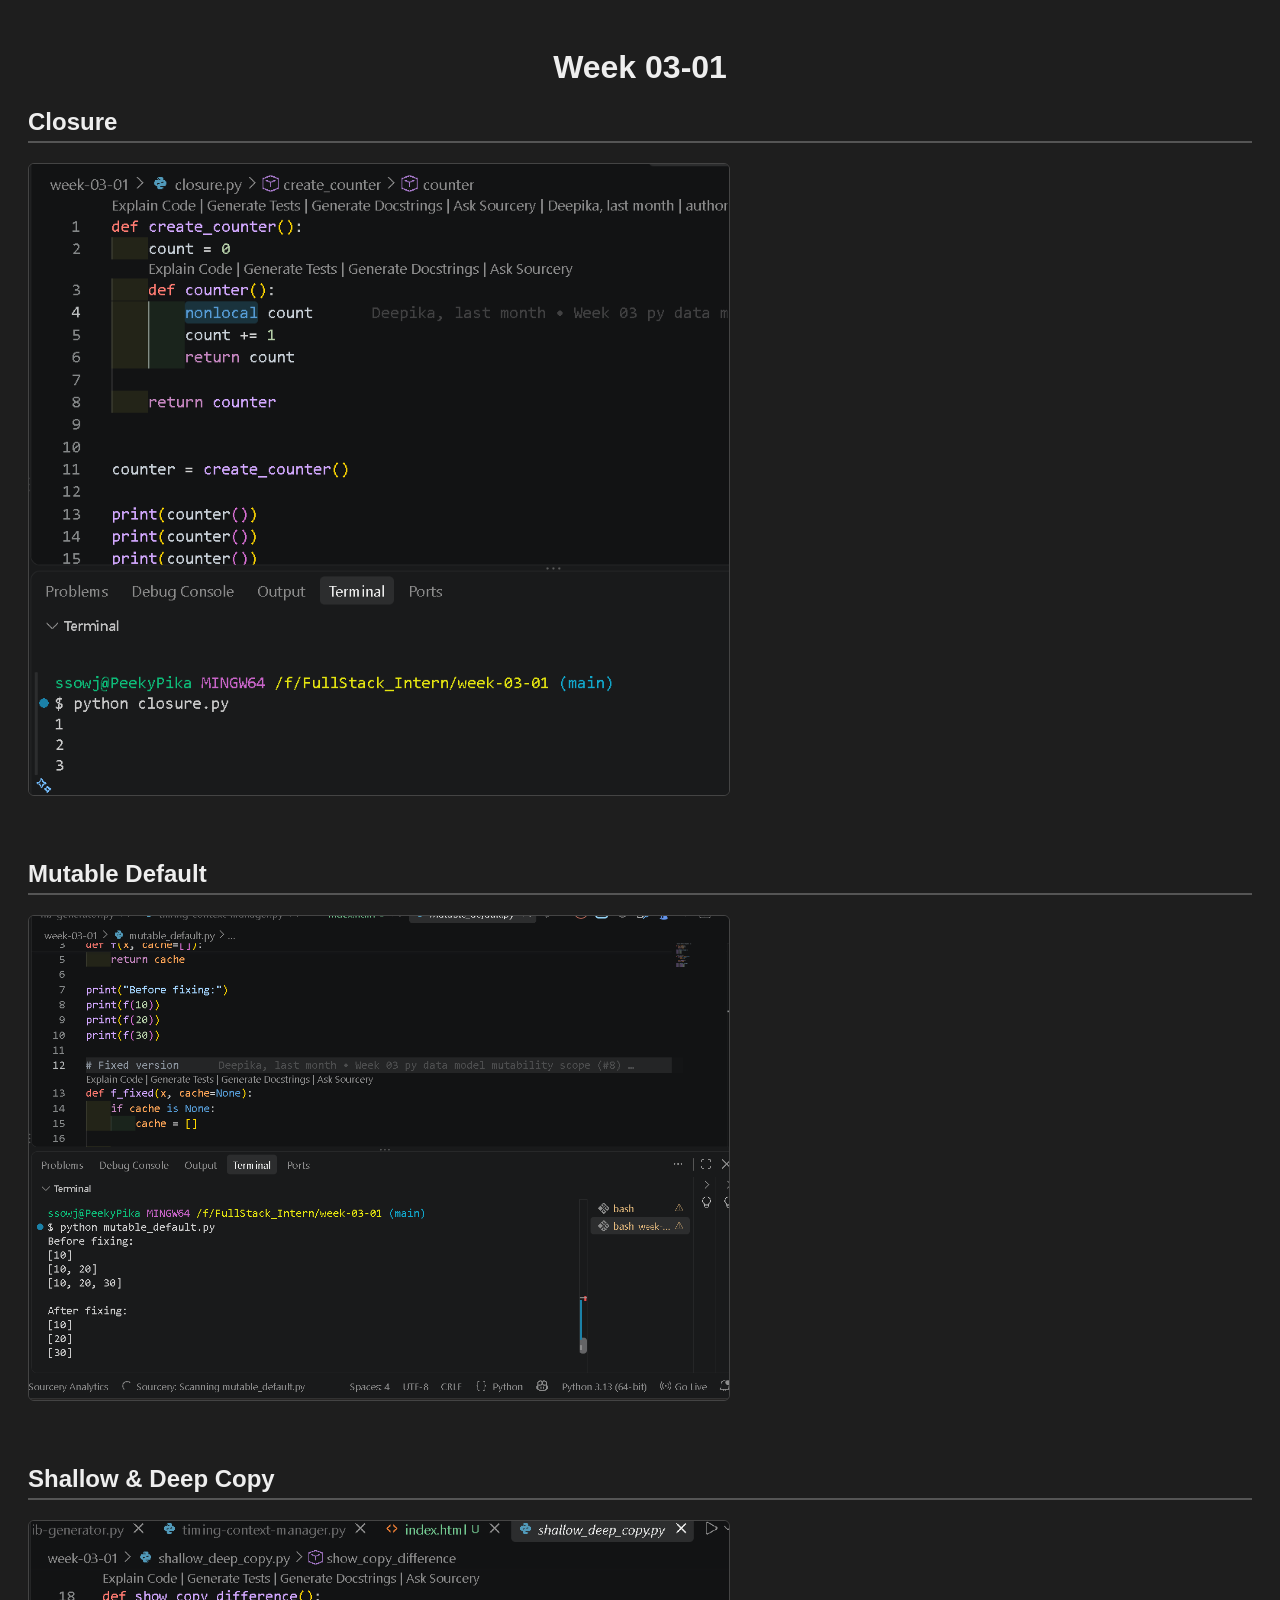
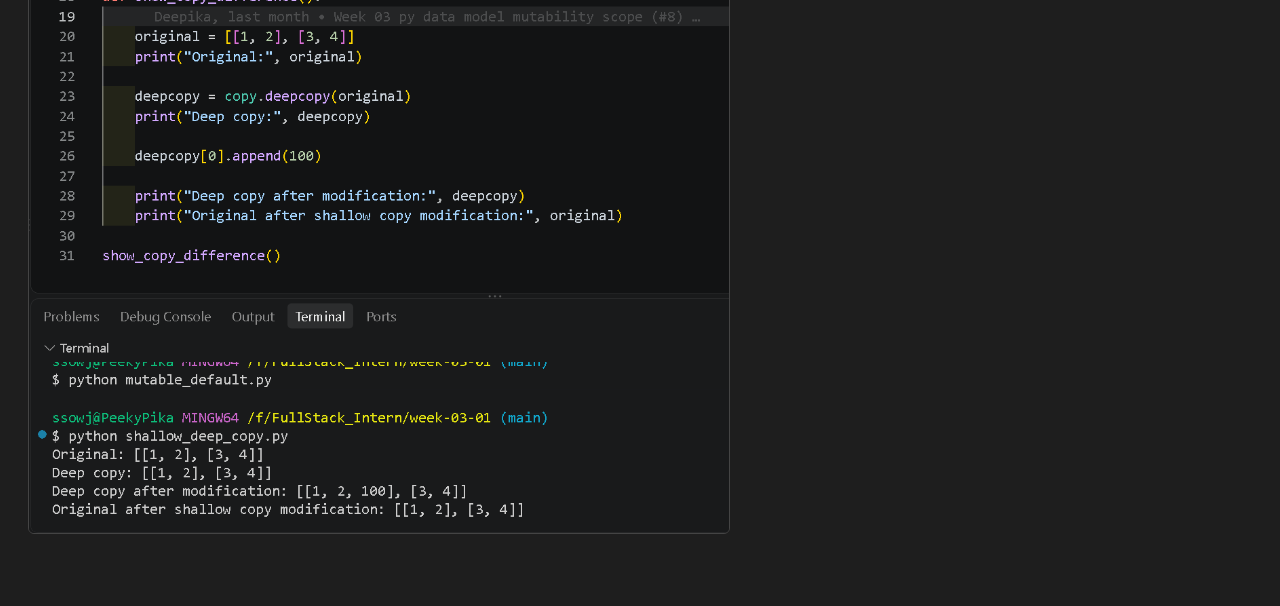
<file: week-03-01/index.html>
<!DOCTYPE html>
<html lang="en">
<head>
<meta charset="UTF-8">
<title>Week 03-01 Outputs</title>
<style>
  body { font-family: Arial, sans-serif; background: #1e1e1e; color: #eee; padding: 20px; }
  h1 { text-align: center; }
  h2 { border-bottom: 2px solid #555; padding-bottom: 5px; }
  img { max-width: 700px; width: 100%; border: 1px solid #444; border-radius: 6px; margin-bottom: 40px; }
</style>
</head>
<body>

<h1>Week 03-01</h1>

<h2>Closure</h2>
<img src="pics/closure.png" alt="Closure Output">

<h2>Mutable Default</h2>
<img src="pics/mutable.png" alt="Mutable Default Output">

<h2>Shallow & Deep Copy</h2>
<img src="pics/shallow_deep.png" alt="Shallow and Deep Copy Output">

</body>
</html>
</file>
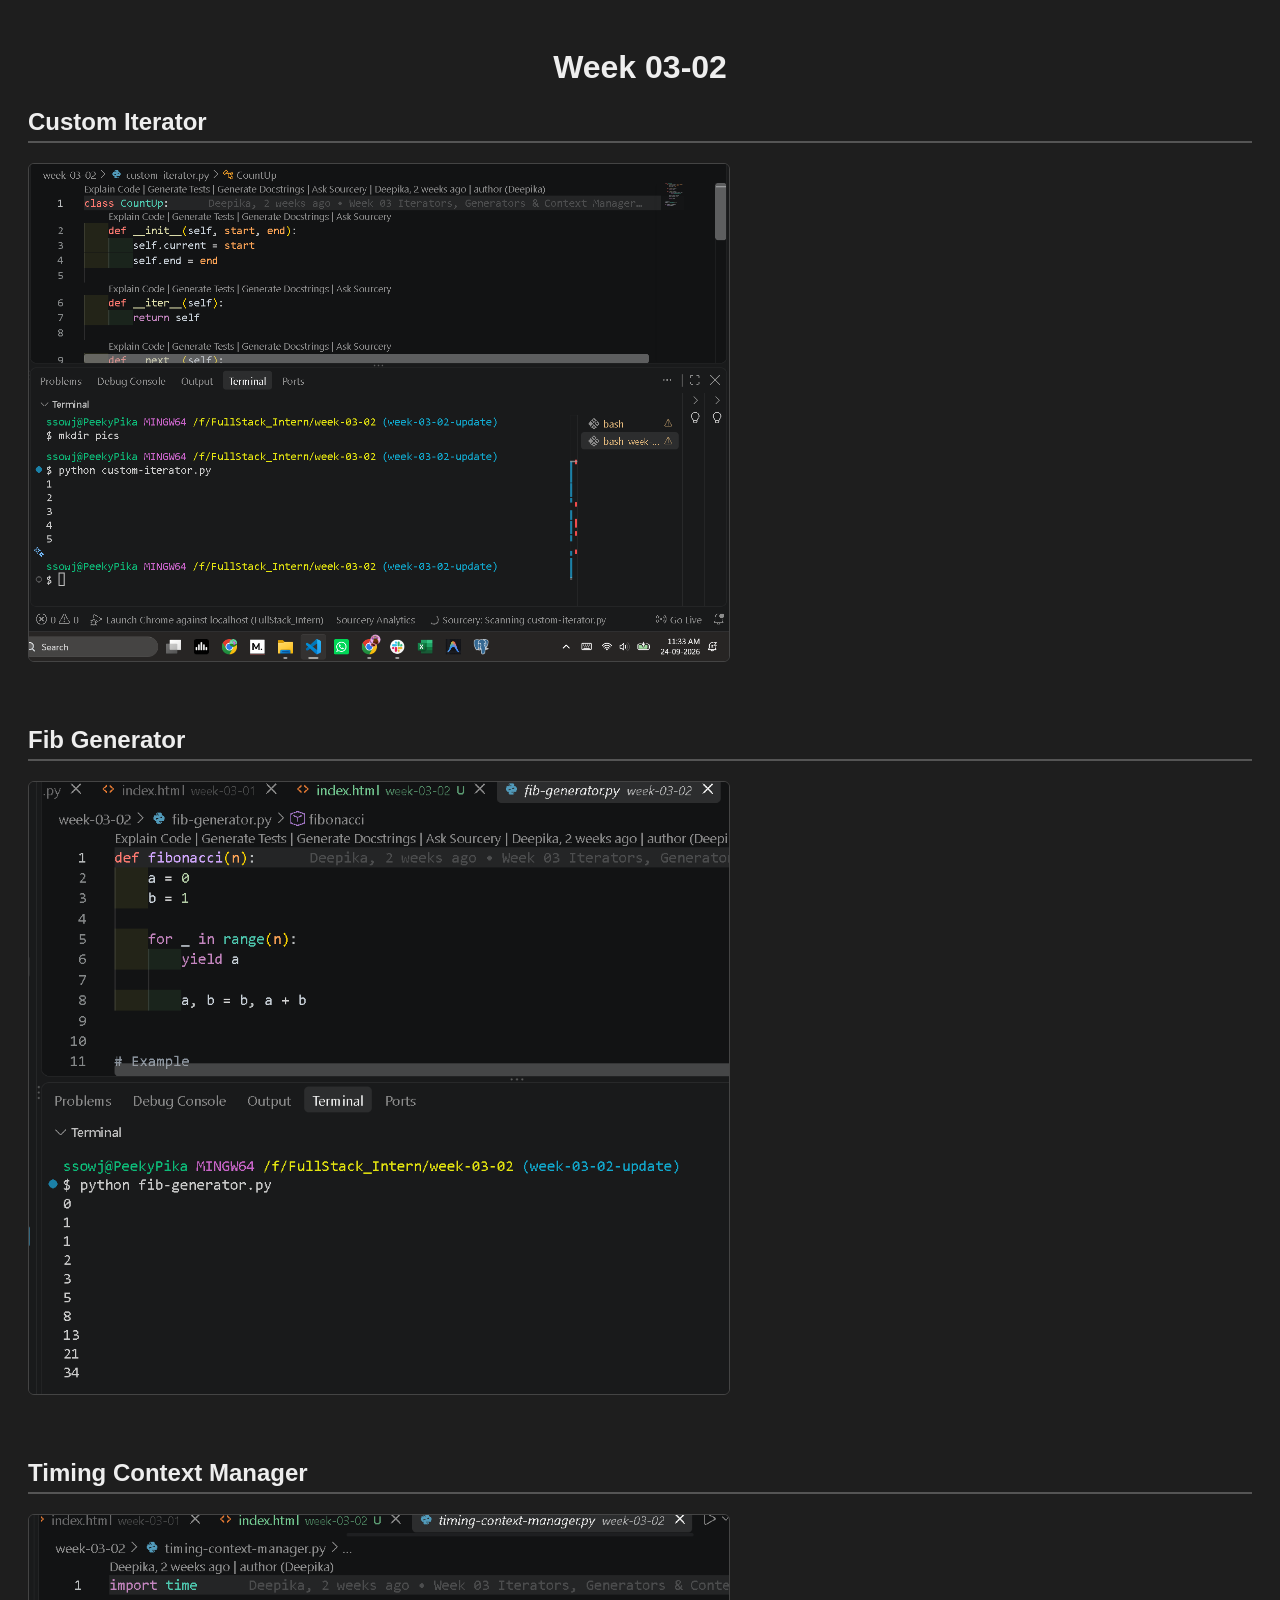
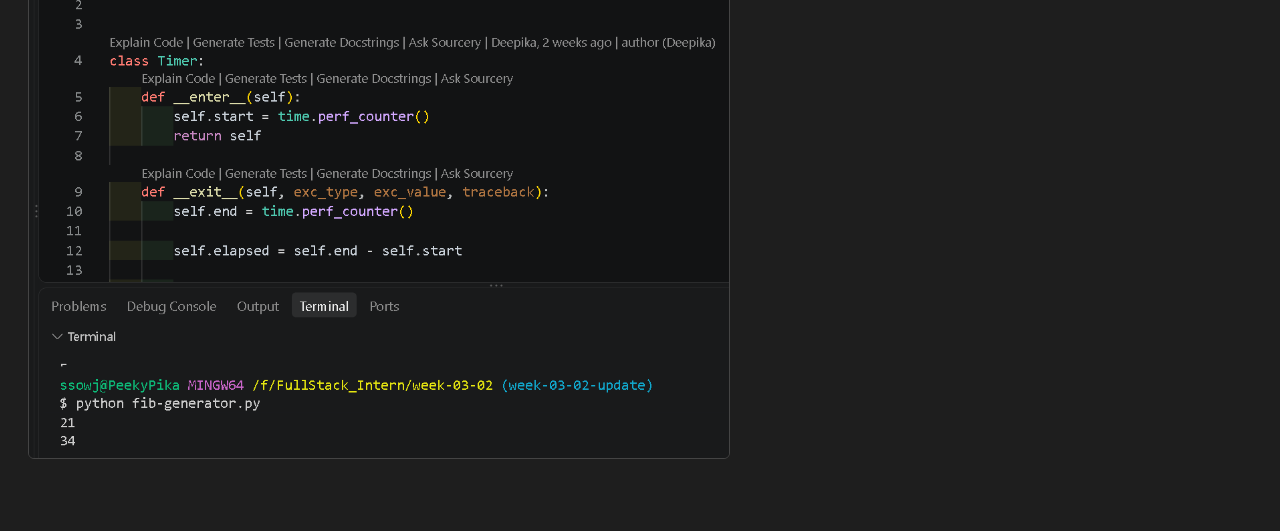
<file: week-03-02/index.html>
<!DOCTYPE html>
<html lang="en">
<head>
<meta charset="UTF-8">
<title>Week 03-02 Outputs</title>
<style>
  body { font-family: Arial, sans-serif; background: #1e1e1e; color: #eee; padding: 20px; }
  h1 { text-align: center; }
  h2 { border-bottom: 2px solid #555; padding-bottom: 5px; }
  img { max-width: 700px; width: 100%; border: 1px solid #444; border-radius: 6px; margin-bottom: 40px; }
</style>
</head>
<body>

<h1>Week 03-02</h1>

<h2>Custom Iterator</h2>
<img src="pics/iterator.png" alt="Custom Iterator Output">

<h2>Fib Generator</h2>
<img src="pics/fib-generator.png" alt="Fib Generator Output">

<h2>Timing Context Manager</h2>
<img src="pics/timing-context.png" alt="Timing Context Manager Output">

</body>
</html>
</file>
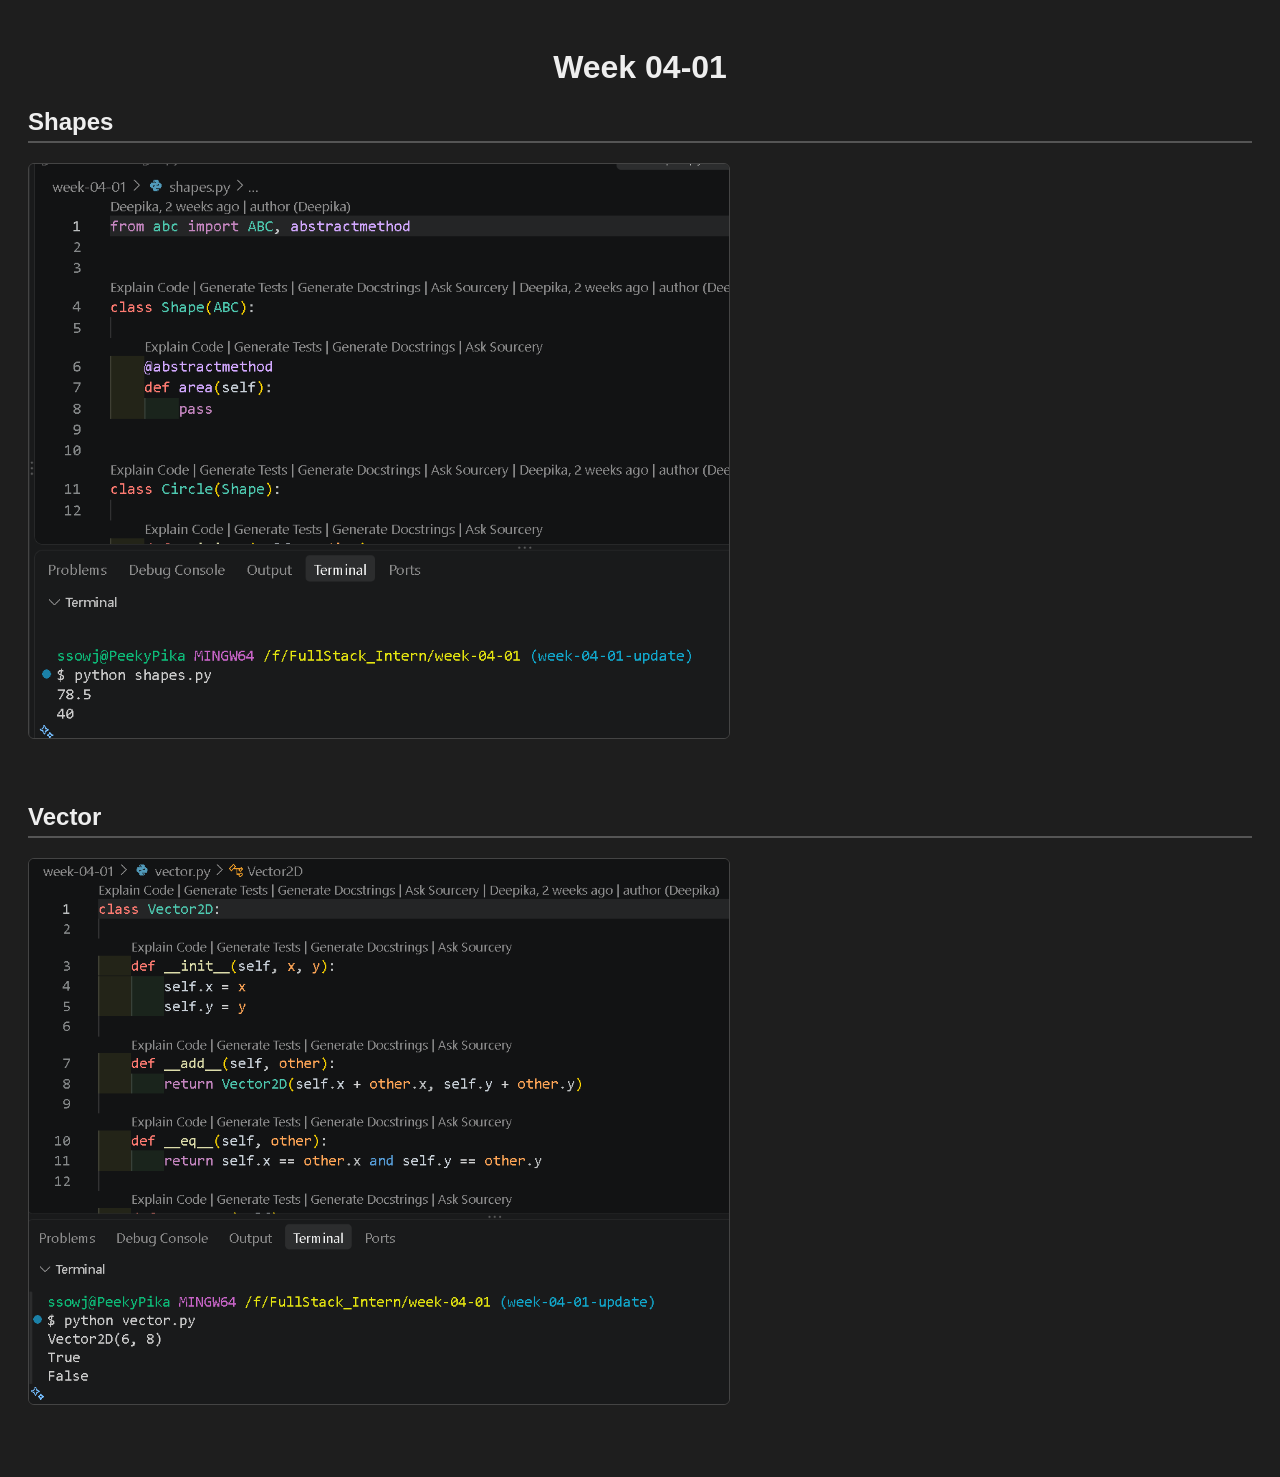
<file: week-04-01/index.html>
<!DOCTYPE html>
<html lang="en">
<head>
<meta charset="UTF-8">
<title>Week 04-01 Outputs</title>
<style>
  body { font-family: Arial, sans-serif; background: #1e1e1e; color: #eee; padding: 20px; }
  h1 { text-align: center; }
  h2 { border-bottom: 2px solid #555; padding-bottom: 5px; }
  img { max-width: 700px; width: 100%; border: 1px solid #444; border-radius: 6px; margin-bottom: 40px; }
</style>
</head>
<body>

<h1>Week 04-01</h1>

<h2>Shapes</h2>
<img src="screenshots/shapes.png" alt="Shapes Output">

<h2>Vector</h2>
<img src="screenshots/vector.png" alt="Vector Output">

</body>
</html>
</file>
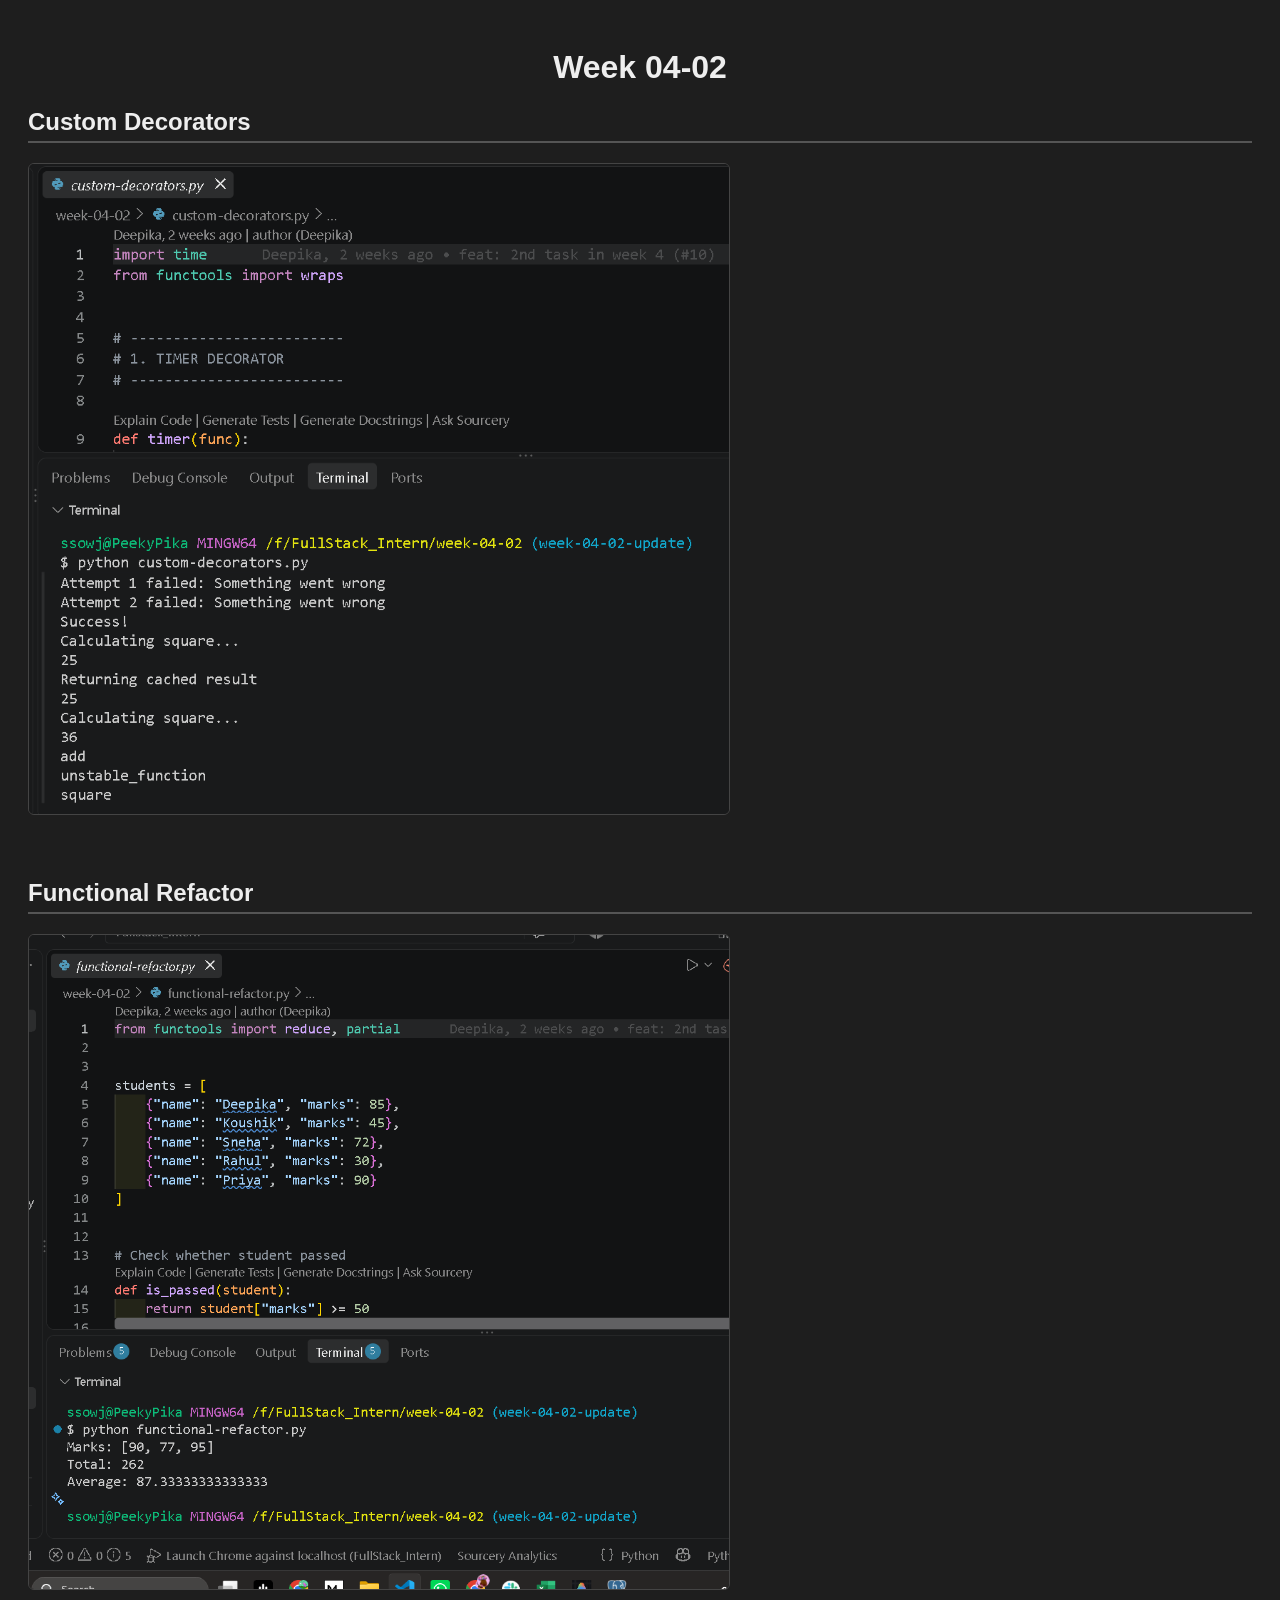
<file: week-04-02/index.html>
<!DOCTYPE html>
<html lang="en">
<head>
<meta charset="UTF-8">
<title>Week 04-02 Outputs</title>
<style>
  body { font-family: Arial, sans-serif; background: #1e1e1e; color: #eee; padding: 20px; }
  h1 { text-align: center; }
  h2 { border-bottom: 2px solid #555; padding-bottom: 5px; }
  img { max-width: 700px; width: 100%; border: 1px solid #444; border-radius: 6px; margin-bottom: 40px; }
</style>
</head>
<body>

<h1>Week 04-02</h1>

<h2>Custom Decorators</h2>
<img src="screenshots/custom-decorators.png" alt="Custom Decorators Output">

<h2>Functional Refactor</h2>
<img src="screenshots/functional-refactor.png" alt="Functional Refactor Output">

</body>
</html>
</file>
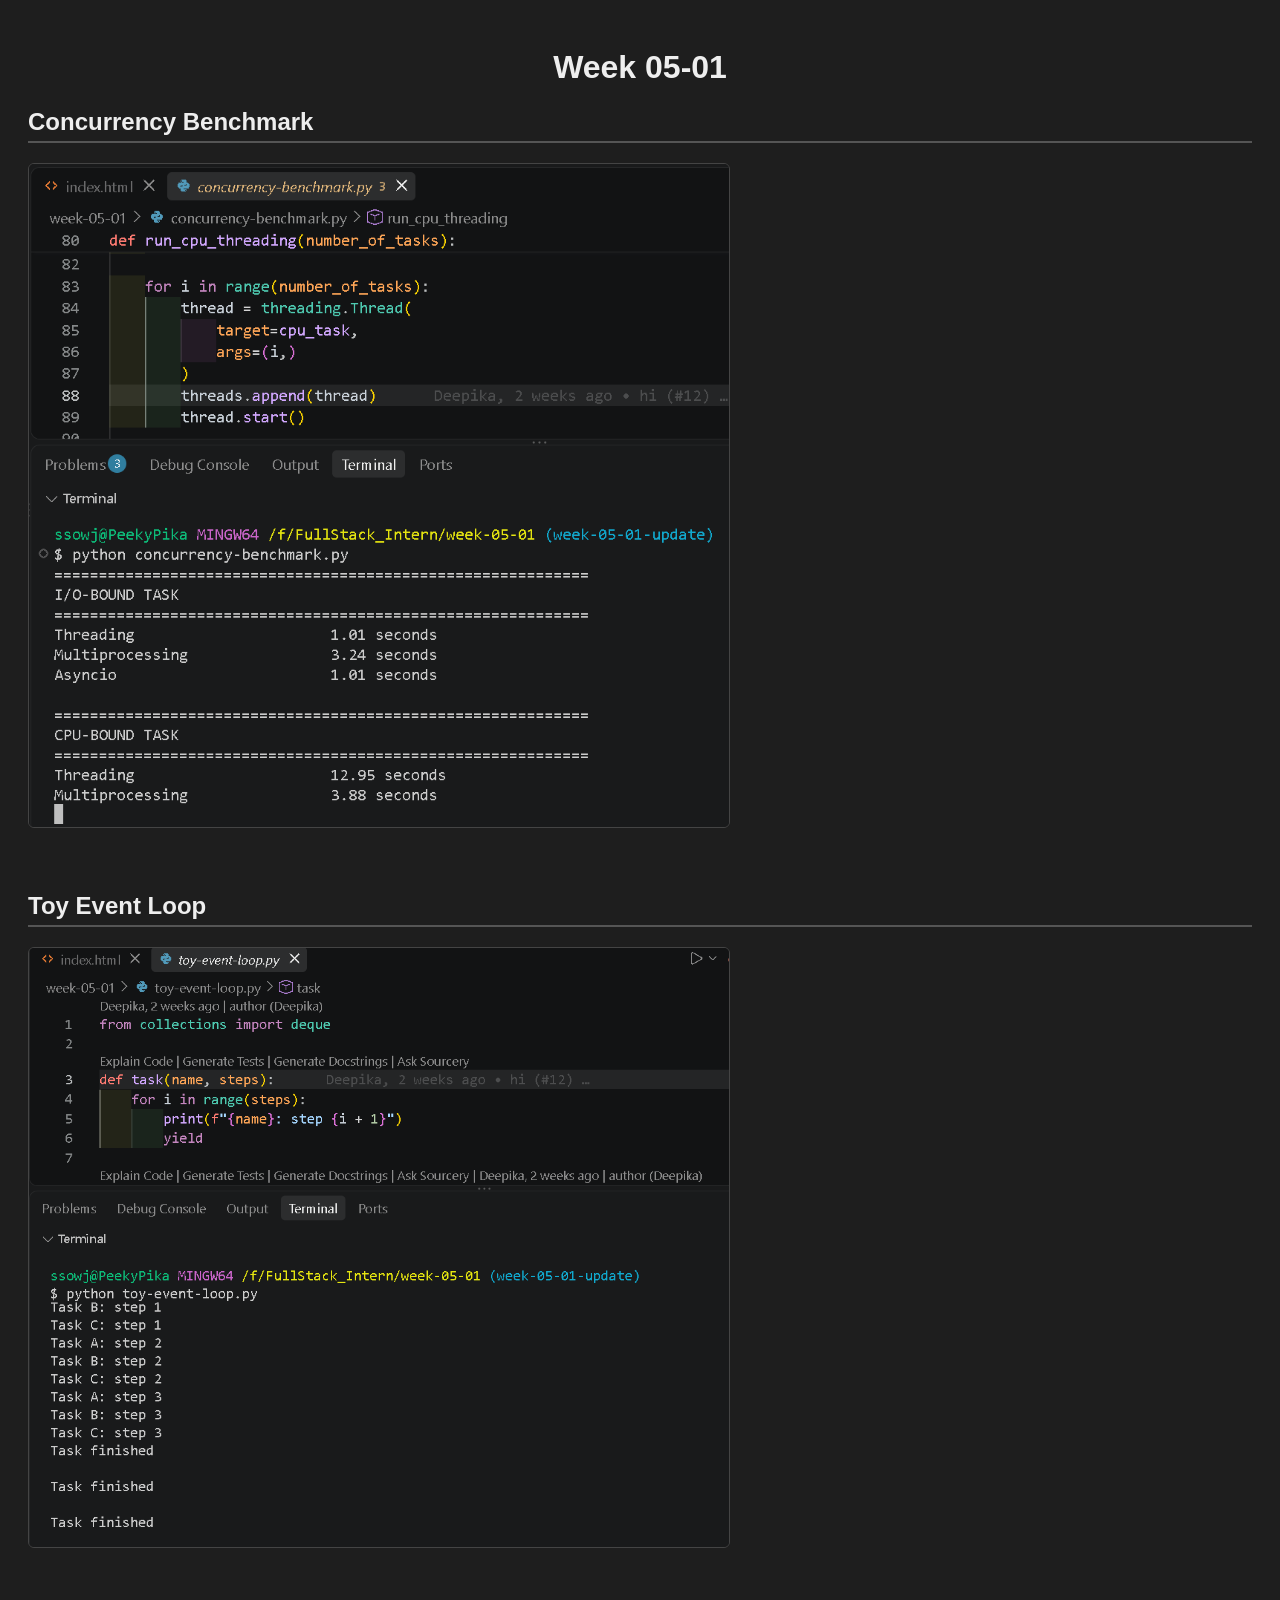
<file: week-05-01/index.html>
<!DOCTYPE html>
<html lang="en">
<head>
<meta charset="UTF-8">
<title>Week 05-01 Outputs</title>
<style>
  body { font-family: Arial, sans-serif; background: #1e1e1e; color: #eee; padding: 20px; }
  h1 { text-align: center; }
  h2 { border-bottom: 2px solid #555; padding-bottom: 5px; }
  img { max-width: 700px; width: 100%; border: 1px solid #444; border-radius: 6px; margin-bottom: 40px; }
</style>
</head>
<body>

<h1>Week 05-01</h1>

<h2>Concurrency Benchmark</h2>
<img src="pics/concurrency-benchmark.png" alt="Concurrency Benchmark Output">

<h2>Toy Event Loop</h2>
<img src="pics/toy-event-loop.png" alt="Toy Event Loop Output">

</body>
</html>
</file>
